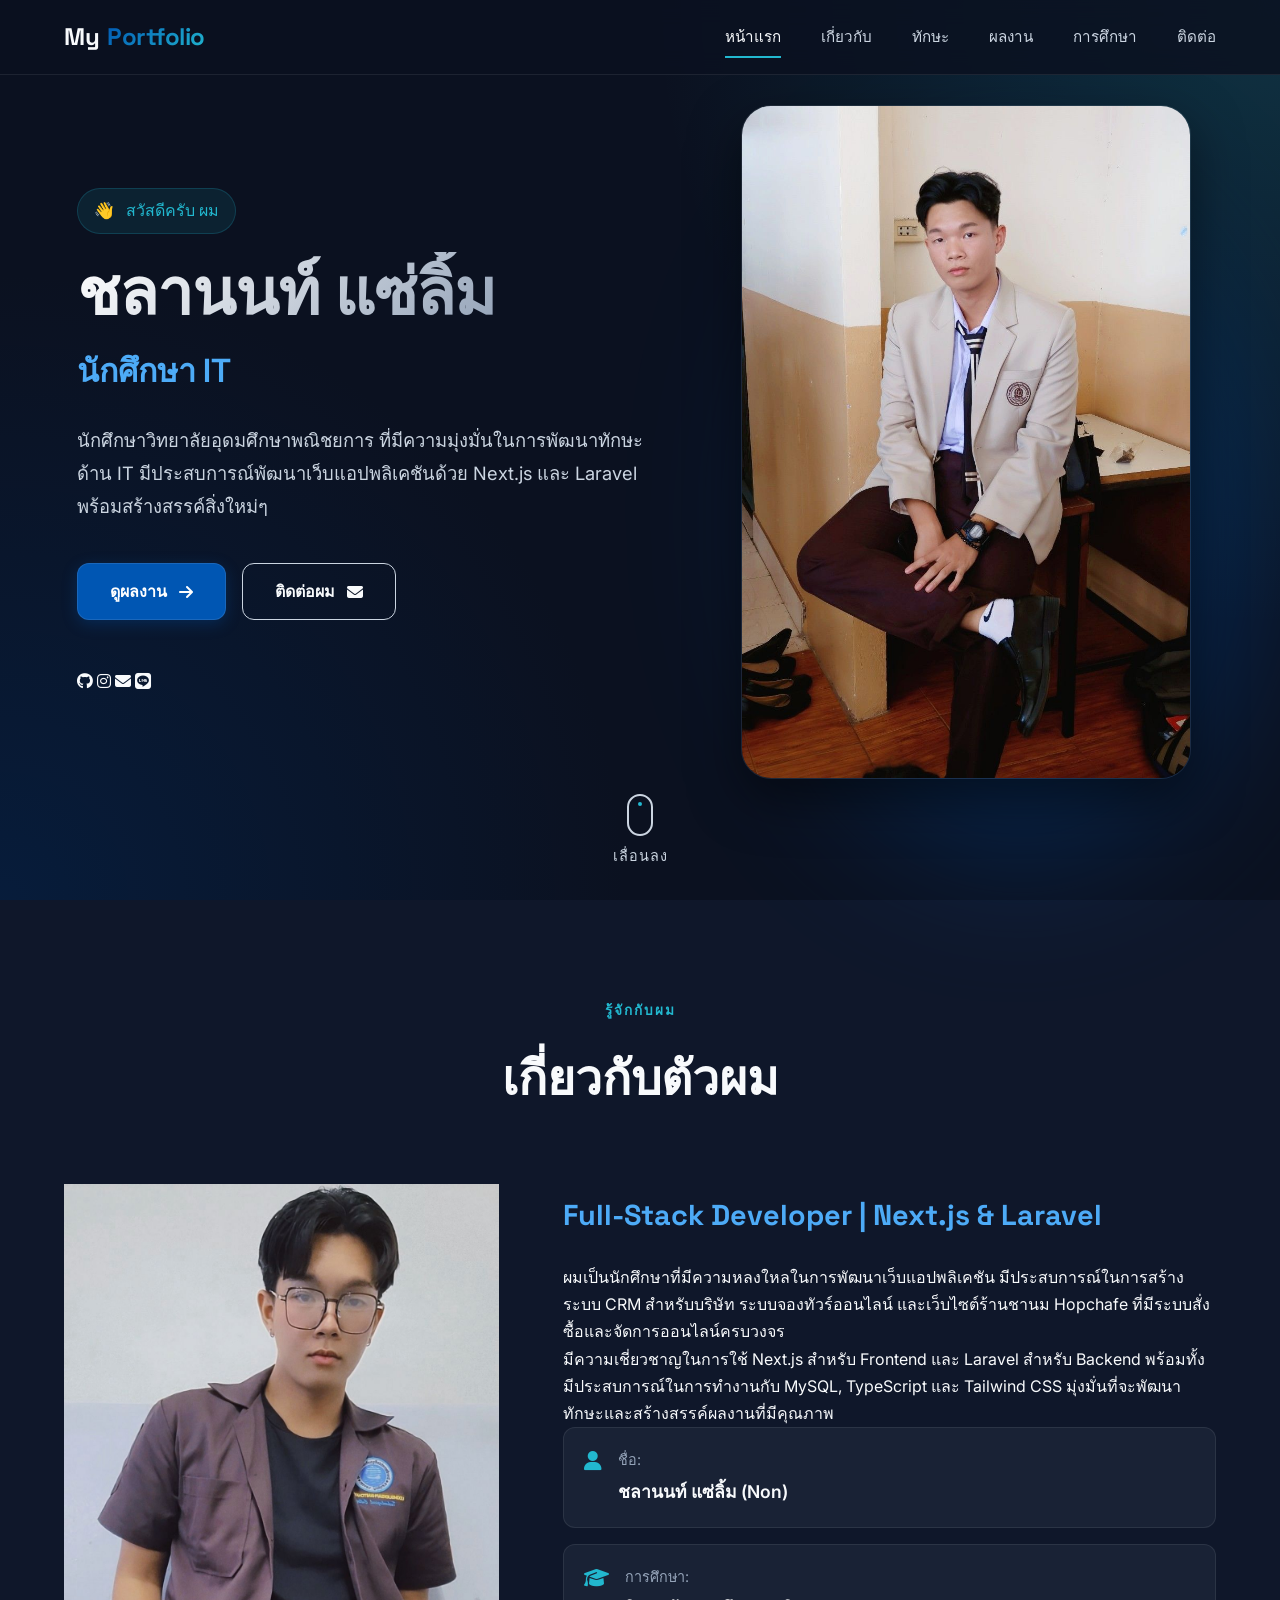
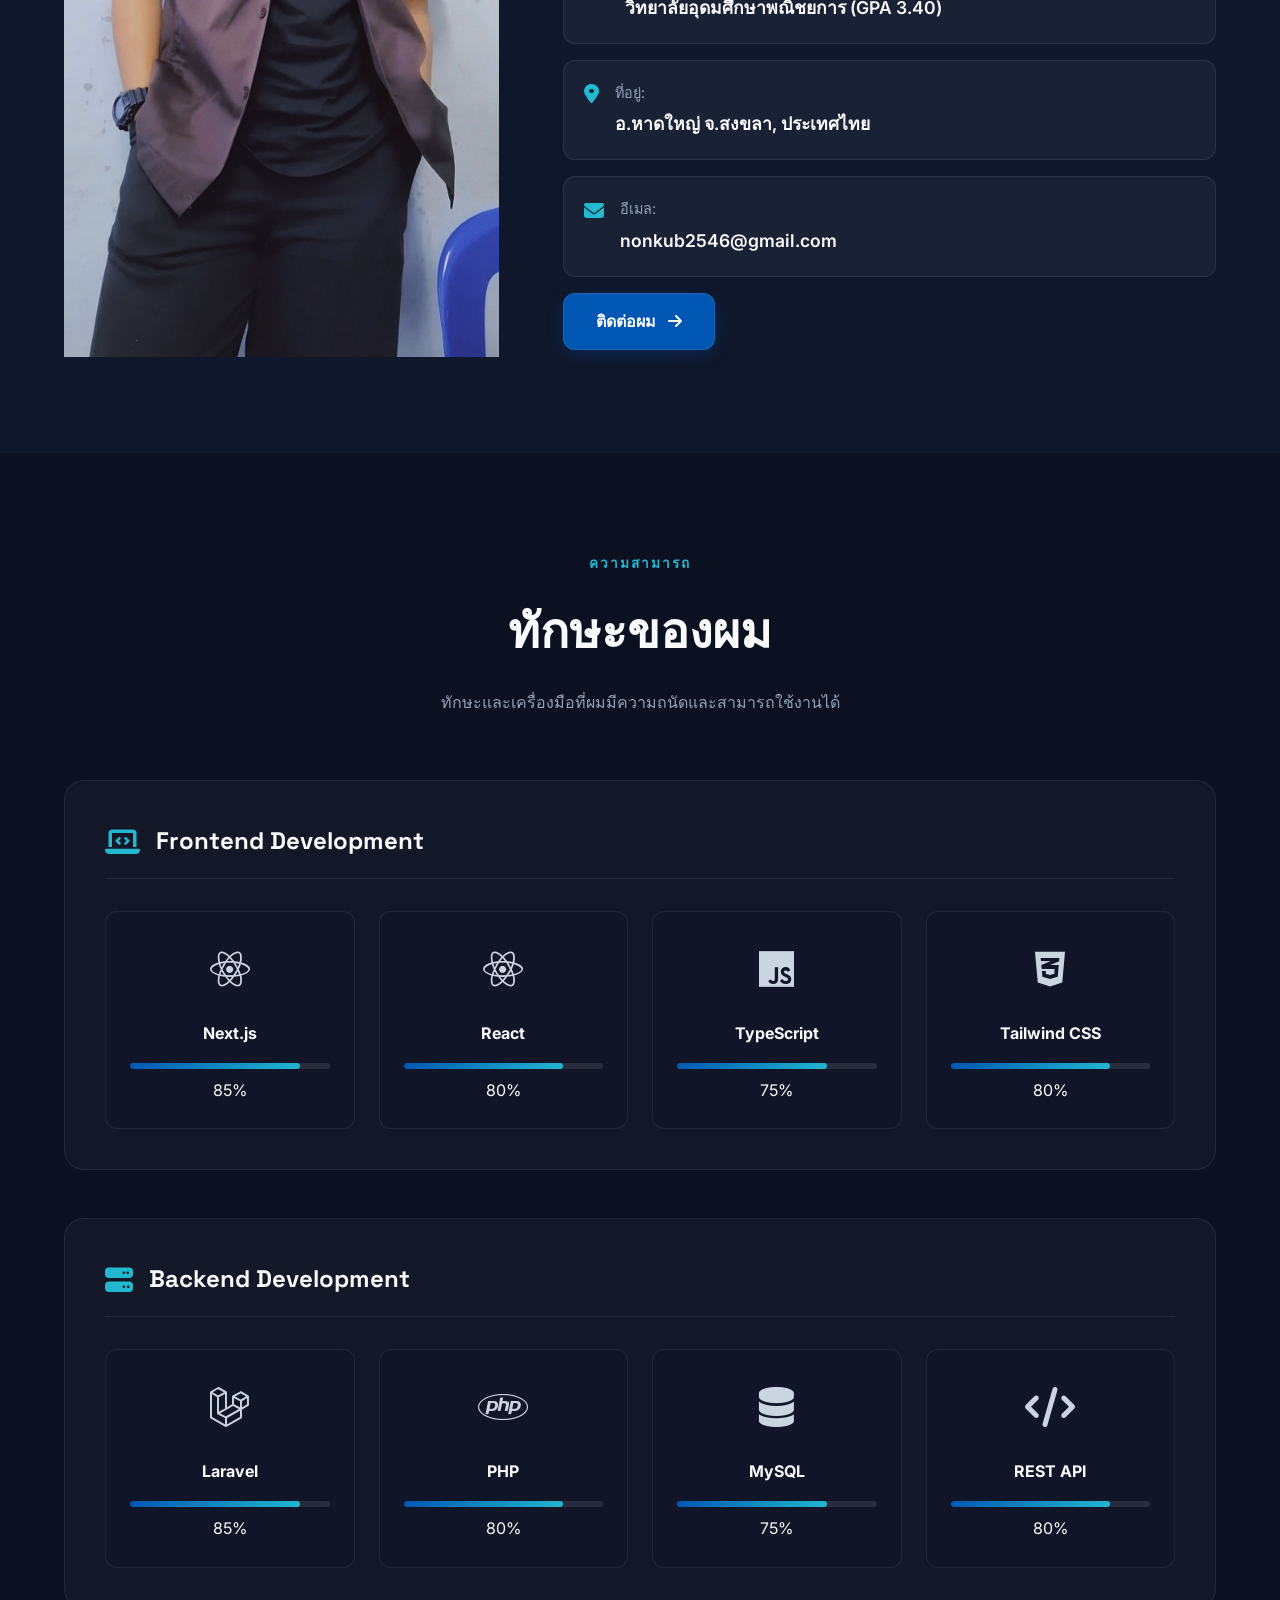
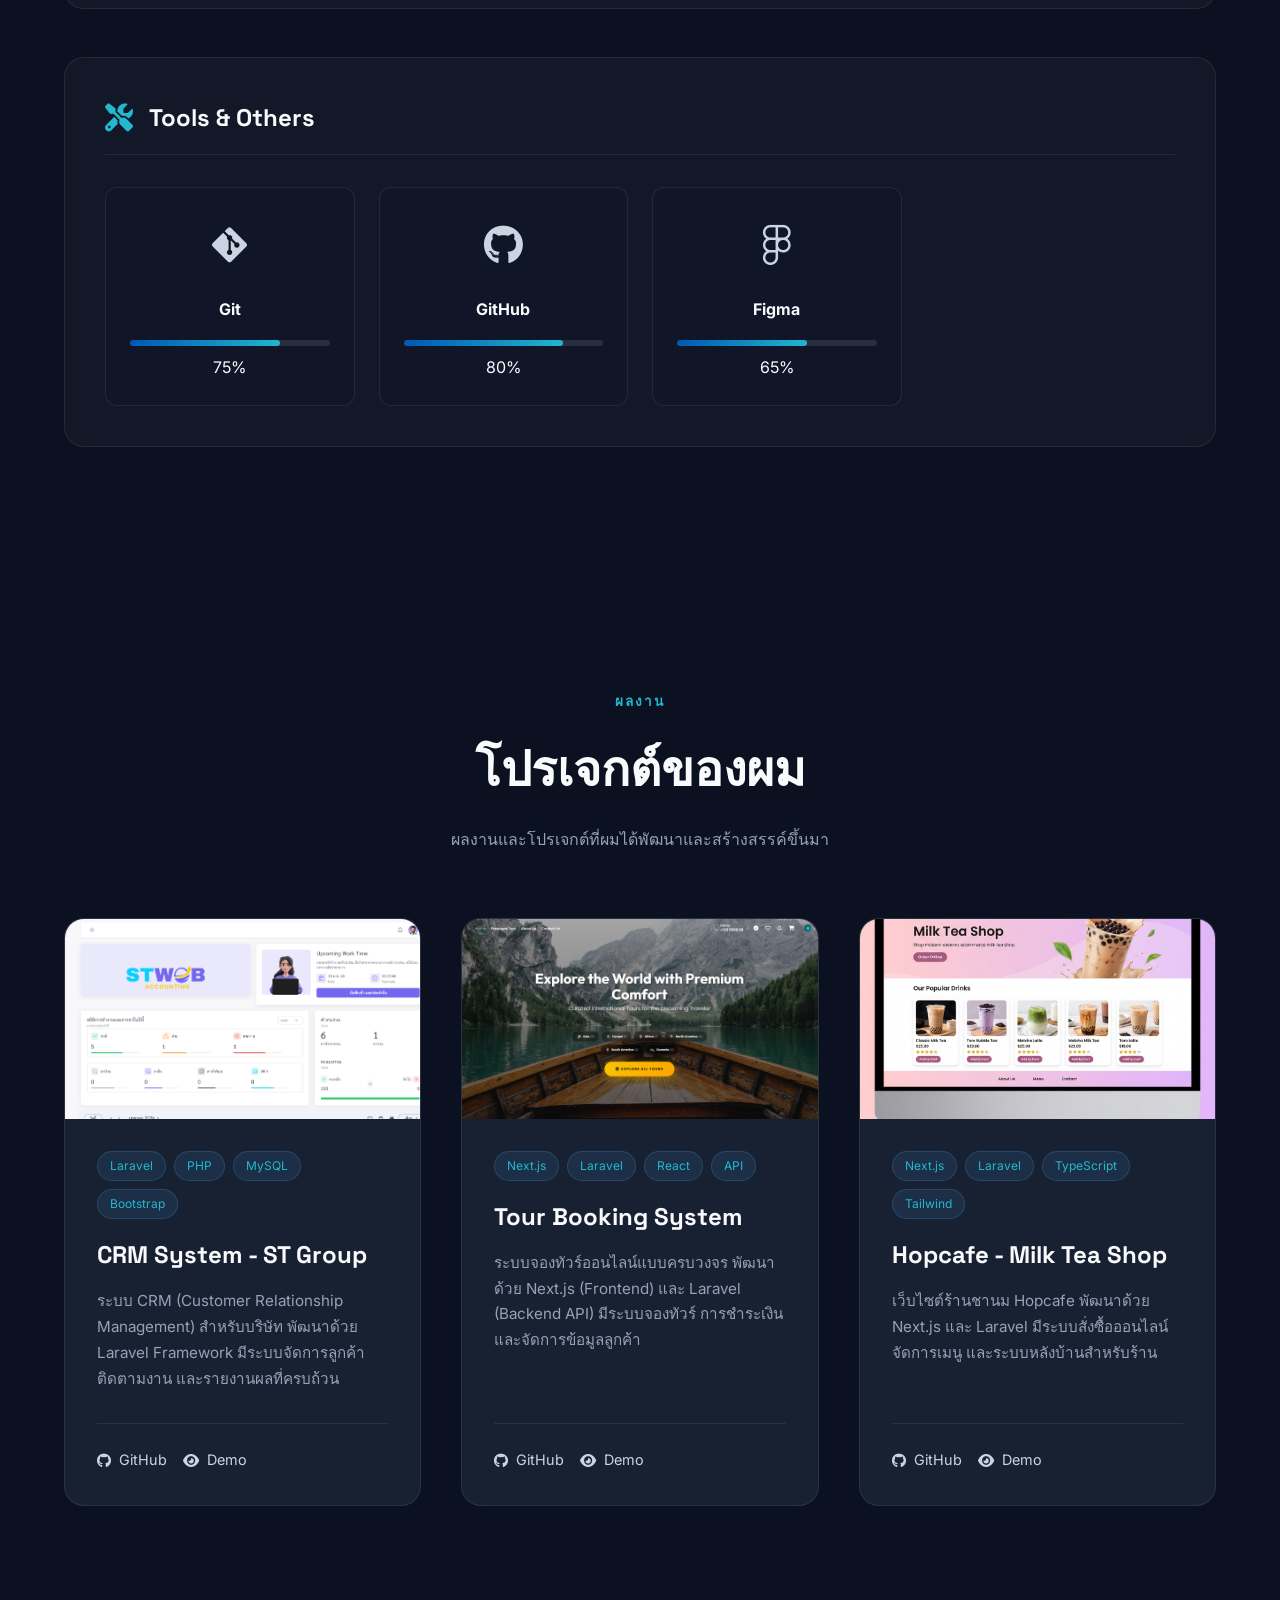
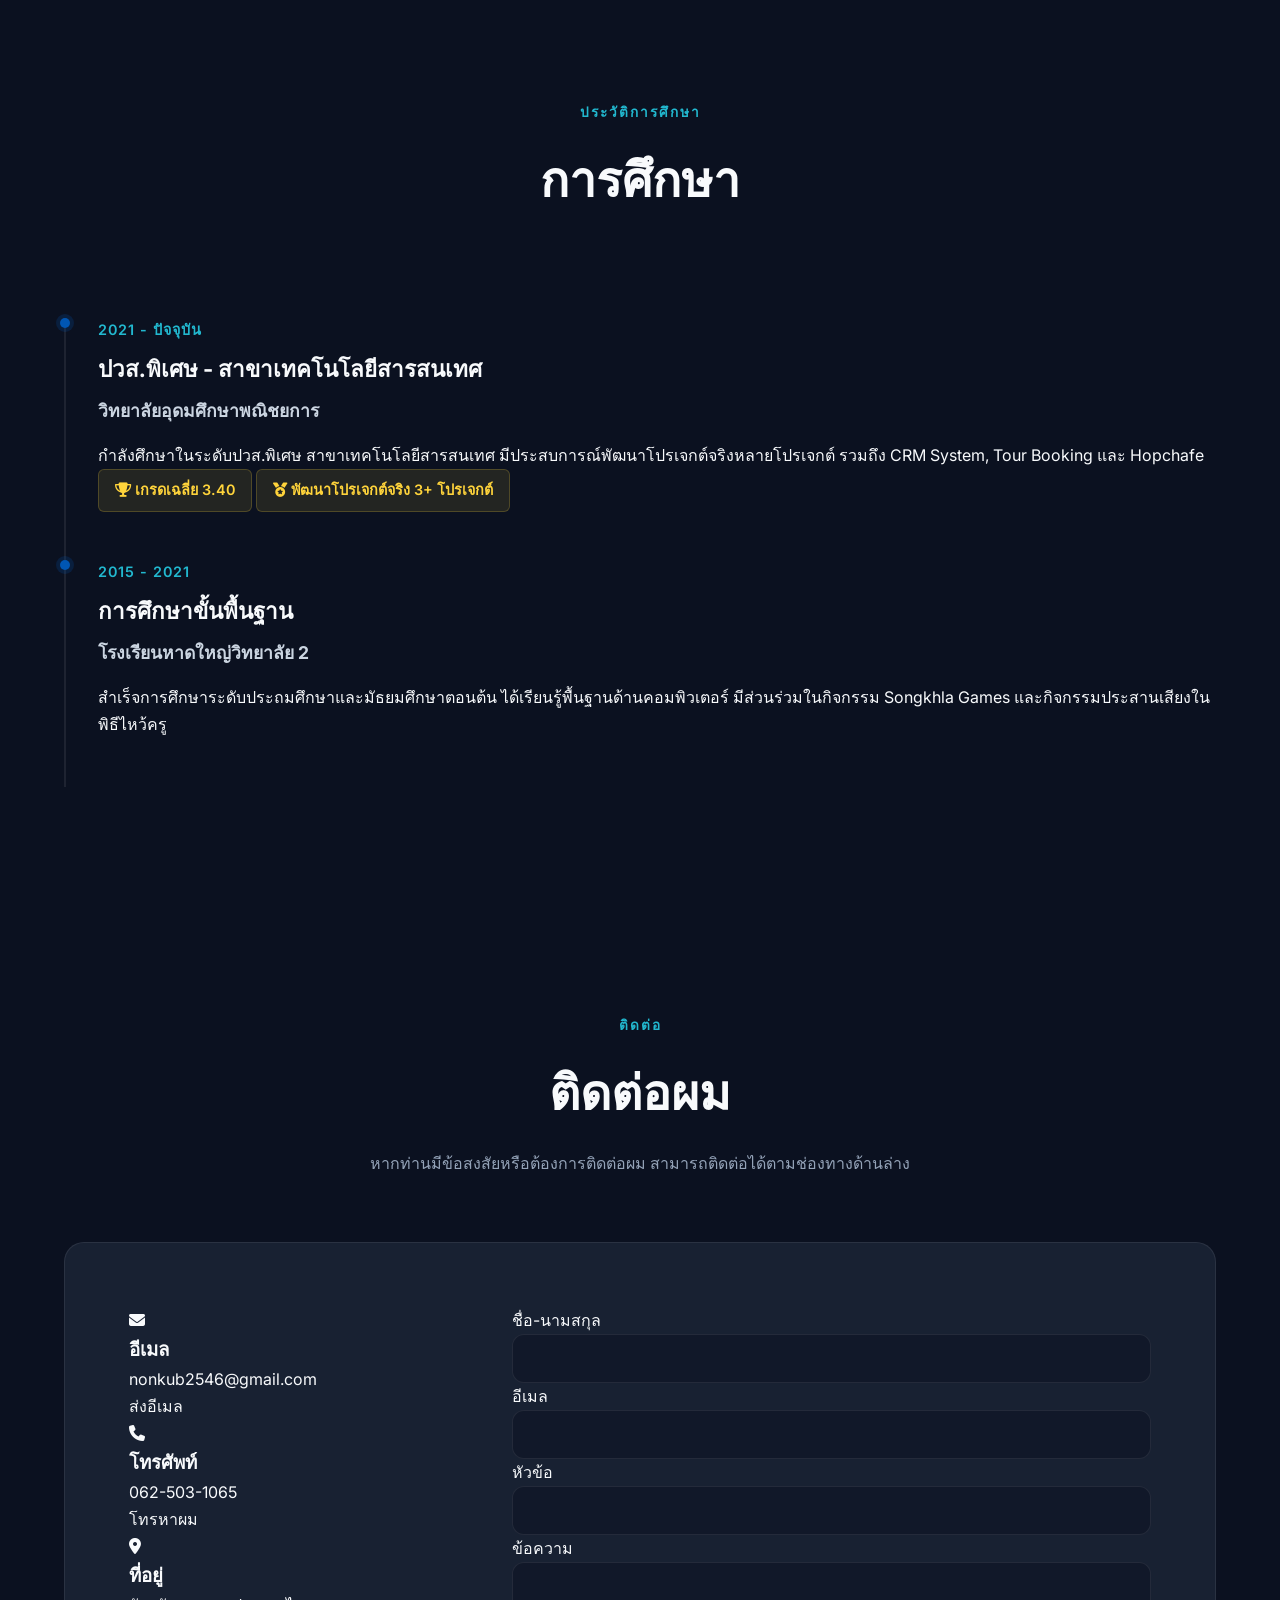
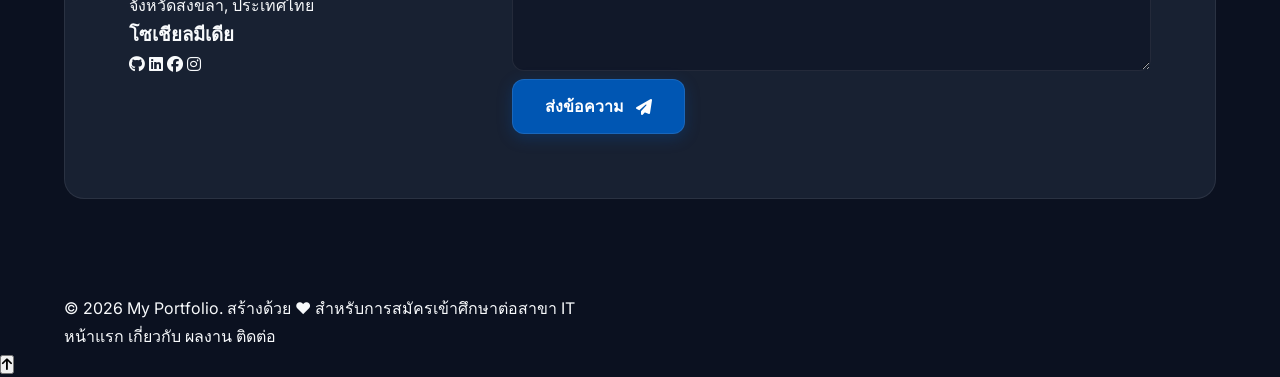
<file: index.html>
<!DOCTYPE html>
<html lang="th">
  <head>
    <meta charset="UTF-8" />
    <meta name="viewport" content="width=device-width, initial-scale=1.0" />
    <meta
      name="description"
      content="Portfolio Website สำหรับการเข้าศึกษาต่อสาขา IT - แสดงผลงาน ทักษะ และประสบการณ์"
    />
    <meta
      name="keywords"
      content="Portfolio, IT, Web Development, Programming, Student"
    />
    <meta name="author" content="Your Name" />

    <!-- Open Graph Meta Tags for better sharing -->
    <meta property="og:title" content="My IT Portfolio" />
    <meta
      property="og:description"
      content="Portfolio Website for IT Program Application"
    />
    <meta property="og:type" content="website" />

    <title>My IT Portfolio | นักศึกษา IT</title>

    <!-- Google Fonts -->
    <link rel="preconnect" href="https://fonts.googleapis.com" />
    <link rel="preconnect" href="https://fonts.gstatic.com" crossorigin />
    <link
      href="https://fonts.googleapis.com/css2?family=Inter:wght@300;400;500;600;700;800&family=Space+Grotesk:wght@400;500;600;700&display=swap"
      rel="stylesheet"
    />

    <!-- Font Awesome for Icons -->
    <link
      rel="stylesheet"
      href="https://cdnjs.cloudflare.com/ajax/libs/font-awesome/6.5.1/css/all.min.css"
    />

    <!-- Custom CSS -->
    <link rel="stylesheet" href="styles.css?v=1" />
  </head>
  <body>
    <!-- Navigation -->
    <nav id="navbar">
      <div class="nav-container">
        <a href="#home" class="logo">
          <span class="logo-text">My</span
          ><span class="logo-accent">Portfolio</span>
        </a>

        <div class="nav-menu" id="navMenu">
          <a href="#home" class="nav-link active">หน้าแรก</a>
          <a href="#about" class="nav-link">เกี่ยวกับ</a>
          <a href="#skills" class="nav-link">ทักษะ</a>
          <a href="#projects" class="nav-link">ผลงาน</a>
          <a href="#education" class="nav-link">การศึกษา</a>
          <a href="#contact" class="nav-link">ติดต่อ</a>
        </div>

        <button class="mobile-menu-btn" id="mobileMenuBtn">
          <i class="fas fa-bars"></i>
        </button>
      </div>
    </nav>

    <!-- Hero Section -->
    <section id="home" class="hero-section">
      <div class="hero-background">
        <div class="gradient-orb orb-1"></div>
        <div class="gradient-orb orb-2"></div>
        <div class="gradient-orb orb-3"></div>
      </div>

      <div class="container hero-content">
        <div class="hero-text">
          <div class="greeting" data-aos="fade-up">
            <span class="wave">👋</span> สวัสดีครับ ผม
          </div>
          <h1 data-aos="fade-up" data-aos-delay="100">
            <span class="name-highlight">ชลานนท์ แซ่ลิ้ม</span>
          </h1>
          <h2 class="subtitle" data-aos="fade-up" data-aos-delay="200">
            <span class="typing-text"></span>
          </h2>
          <p class="hero-description" data-aos="fade-up" data-aos-delay="300">
            นักศึกษาวิทยาลัยอุดมศึกษาพณิชยการ ที่มีความมุ่งมั่นในการพัฒนาทักษะด้าน IT
            มีประสบการณ์พัฒนาเว็บแอปพลิเคชันด้วย Next.js และ Laravel พร้อมสร้างสรรค์สิ่งใหม่ๆ
          </p>

          <div class="hero-buttons" data-aos="fade-up" data-aos-delay="400">
            <a href="#projects" class="btn btn-primary">
              <span>ดูผลงาน</span>
              <i class="fas fa-arrow-right"></i>
            </a>
            <a href="#contact" class="btn btn-secondary">
              <span>ติดต่อผม</span>
              <i class="fas fa-envelope"></i>
            </a>
          </div>

          <div class="social-links" data-aos="fade-up" data-aos-delay="500">
            <a
              href="https://github.com/chalanon"
              target="_blank"
              class="social-link"
              aria-label="GitHub"
            >
              <i class="fab fa-github"></i>
            </a>
            <a
              href="https://www.instagram.com/_chlnn_/"
              target="_blank"
              class="social-link"
              aria-label="Instagram"
            >
              <i class="fab fa-instagram"></i>
            </a>
            <a
              href="mailto:nonkub2546@gmail.com"
              class="social-link"
              aria-label="Email"
            >
              <i class="fas fa-envelope"></i>
            </a>
            <a
              href="https://line.me/ti/p/~chalanon2546"
              target="_blank"
              class="social-link"
              aria-label="Line"
            >
              <i class="fab fa-line"></i>
            </a>
          </div>
        </div>

        <div class="hero-image" data-aos="fade-left" data-aos-delay="200">
          <div class="image-container">
            <div class="image-glow"></div>
            <img
              id="profileImage"
              src="img/profile.jpg"
              alt="Profile Picture"
            />
          </div>
        </div>
      </div>

      <div class="scroll-indicator">
        <a href="#about">
          <div class="mouse"></div>
          <span>เลื่อนลง</span>
        </a>
      </div>
    </section>

    <!-- About Section -->
    <section id="about" class="about-section">
      <div class="container">
        <div class="section-header" data-aos="fade-up">
          <span class="section-tag">รู้จักกับผม</span>
          <h2 class="section-title">เกี่ยวกับตัวผม</h2>
        </div>

        <div class="about-content">
          <div class="about-image" data-aos="fade-right">
            <div class="about-image-wrapper">
              <img
                id="aboutImage"
                src="img/about.jpg"
                alt="About Me"
              />
              <div class="image-decoration"></div>
            </div>
          </div>

          <div class="about-text" data-aos="fade-left">
            <h3 class="about-subtitle">Full-Stack Developer | Next.js & Laravel</h3>
            <p>
              ผมเป็นนักศึกษาที่มีความหลงใหลในการพัฒนาเว็บแอปพลิเคชัน 
              มีประสบการณ์ในการสร้างระบบ CRM สำหรับบริษัท ระบบจองทัวร์ออนไลน์ 
              และเว็บไซต์ร้านชานม Hopchafe ที่มีระบบสั่งซื้อและจัดการออนไลน์ครบวงจร
            </p>
            <p>
              มีความเชี่ยวชาญในการใช้ Next.js สำหรับ Frontend และ Laravel สำหรับ Backend
              พร้อมทั้งมีประสบการณ์ในการทำงานกับ MySQL, TypeScript และ Tailwind CSS
              มุ่งมั่นที่จะพัฒนาทักษะและสร้างสรรค์ผลงานที่มีคุณภาพ
            </p>

            <div class="info-list">
              <div class="info-item">
                <i class="fas fa-user"></i>
                <div>
                  <span class="info-label">ชื่อ:</span>
                  <span class="info-value">ชลานนท์ แซ่ลิ้ม (Non)</span>
                </div>
              </div>
              <div class="info-item">
                <i class="fas fa-graduation-cap"></i>
                <div>
                  <span class="info-label">การศึกษา:</span>
                  <span class="info-value">วิทยาลัยอุดมศึกษาพณิชยการ (GPA 3.40)</span>
                </div>
              </div>
              <div class="info-item">
                <i class="fas fa-map-marker-alt"></i>
                <div>
                  <span class="info-label">ที่อยู่:</span>
                  <span class="info-value">อ.หาดใหญ่ จ.สงขลา, ประเทศไทย</span>
                </div>
              </div>
              <div class="info-item">
                <i class="fas fa-envelope"></i>
                <div>
                  <span class="info-label">อีเมล:</span>
                  <span class="info-value">nonkub2546@gmail.com</span>
                </div>
              </div>
            </div>

            <a href="#contact" class="btn btn-primary mt-4">
              <span>ติดต่อผม</span>
              <i class="fas fa-arrow-right"></i>
            </a>
          </div>
        </div>
      </div>
    </section>

    <!-- Skills Section -->
    <section id="skills" class="skills-section">
      <div class="container">
        <div class="section-header" data-aos="fade-up">
          <span class="section-tag">ความสามารถ</span>
          <h2 class="section-title">ทักษะของผม</h2>
          <p class="section-description">
            ทักษะและเครื่องมือที่ผมมีความถนัดและสามารถใช้งานได้
          </p>
        </div>

        <div class="skills-container">
          <!-- Frontend Skills -->
          <div class="skill-category" data-aos="fade-up" data-aos-delay="100">
            <div class="category-header">
              <i class="fas fa-laptop-code"></i>
              <h3>Frontend Development</h3>
            </div>
            <div class="skills-grid">
              <div class="skill-card">
                <div class="skill-icon">
                  <i class="fab fa-react"></i>
                </div>
                <h4>Next.js</h4>
                <div class="skill-bar">
                  <div class="skill-progress" data-progress="85"></div>
                </div>
                <span class="skill-percentage">85%</span>
              </div>

              <div class="skill-card">
                <div class="skill-icon">
                  <i class="fab fa-react"></i>
                </div>
                <h4>React</h4>
                <div class="skill-bar">
                  <div class="skill-progress" data-progress="80"></div>
                </div>
                <span class="skill-percentage">80%</span>
              </div>

              <div class="skill-card">
                <div class="skill-icon">
                  <i class="fab fa-js"></i>
                </div>
                <h4>TypeScript</h4>
                <div class="skill-bar">
                  <div class="skill-progress" data-progress="75"></div>
                </div>
                <span class="skill-percentage">75%</span>
              </div>
              
              <div class="skill-card">
                <div class="skill-icon">
                  <i class="fab fa-css3-alt"></i>
                </div>
                <h4>Tailwind CSS</h4>
                <div class="skill-bar">
                  <div class="skill-progress" data-progress="80"></div>
                </div>
                <span class="skill-percentage">80%</span>
              </div>
            </div>
          </div>

          <!-- Backend Development -->
          <div class="skill-category" data-aos="fade-up" data-aos-delay="200">
            <div class="category-header">
              <i class="fas fa-server"></i>
              <h3>Backend Development</h3>
            </div>
            <div class="skills-grid">
              <div class="skill-card">
                <div class="skill-icon">
                  <i class="fab fa-laravel"></i>
                </div>
                <h4>Laravel</h4>
                <div class="skill-bar">
                  <div class="skill-progress" data-progress="85"></div>
                </div>
                <span class="skill-percentage">85%</span>
              </div>

              <div class="skill-card">
                <div class="skill-icon">
                  <i class="fab fa-php"></i>
                </div>
                <h4>PHP</h4>
                <div class="skill-bar">
                  <div class="skill-progress" data-progress="80"></div>
                </div>
                <span class="skill-percentage">80%</span>
              </div>

              <div class="skill-card">
                <div class="skill-icon">
                  <i class="fas fa-database"></i>
                </div>
                <h4>MySQL</h4>
                <div class="skill-bar">
                  <div class="skill-progress" data-progress="75"></div>
                </div>
                <span class="skill-percentage">75%</span>
              </div>
              
              <div class="skill-card">
                <div class="skill-icon">
                  <i class="fas fa-code"></i>
                </div>
                <h4>REST API</h4>
                <div class="skill-bar">
                  <div class="skill-progress" data-progress="80"></div>
                </div>
                <span class="skill-percentage">80%</span>
              </div>
            </div>
          </div>

          <!-- Tools & Others -->
          <div class="skill-category" data-aos="fade-up" data-aos-delay="300">
            <div class="category-header">
              <i class="fas fa-tools"></i>
              <h3>Tools & Others</h3>
            </div>
            <div class="skills-grid">
              <div class="skill-card">
                <div class="skill-icon">
                  <i class="fab fa-git-alt"></i>
                </div>
                <h4>Git</h4>
                <div class="skill-bar">
                  <div class="skill-progress" data-progress="75"></div>
                </div>
                <span class="skill-percentage">75%</span>
              </div>

              <div class="skill-card">
                <div class="skill-icon">
                  <i class="fab fa-github"></i>
                </div>
                <h4>GitHub</h4>
                <div class="skill-bar">
                  <div class="skill-progress" data-progress="80"></div>
                </div>
                <span class="skill-percentage">80%</span>
              </div>

              <div class="skill-card">
                <div class="skill-icon">
                  <i class="fab fa-figma"></i>
                </div>
                <h4>Figma</h4>
                <div class="skill-bar">
                  <div class="skill-progress" data-progress="65"></div>
                </div>
                <span class="skill-percentage">65%</span>
              </div>
            </div>
          </div>
        </div>
      </div>
    </section>

    <!-- Projects Section -->
    <section id="projects" class="projects-section">
      <div class="container">
        <div class="section-header" data-aos="fade-up">
          <span class="section-tag">ผลงาน</span>
          <h2 class="section-title">โปรเจกต์ของผม</h2>
          <p class="section-description">
            ผลงานและโปรเจกต์ที่ผมได้พัฒนาและสร้างสรรค์ขึ้นมา
          </p>
        </div>

        <div class="projects-grid">
          <!-- Project 1 -->
          <div class="project-card" data-aos="fade-up" data-aos-delay="100">
            <div class="project-image">
              <img
                id="project1Image"
                src="img/crm.png"
                alt="CRM System Project"
              />
              <div class="project-overlay">
                <a href="https://crmstgroup.tragoconnect.com/" target="_blank" class="project-link">
                  <i class="fas fa-external-link-alt"></i>
                </a>
              </div>
            </div>
            <div class="project-content">
              <div class="project-tags">
                <span class="tag">Laravel</span>
                <span class="tag">PHP</span>
                <span class="tag">MySQL</span>
                <span class="tag">Bootstrap</span>
              </div>
              <h3 class="project-title">CRM System - ST Group</h3>
              <p class="project-description">
                ระบบ CRM (Customer Relationship Management) สำหรับบริษัท
                พัฒนาด้วย Laravel Framework มีระบบจัดการลูกค้า ติดตามงาน
                และรายงานผลที่ครบถ้วน
              </p>
              <div class="project-footer">
                <a
                  href="https://github.com/chalanon"
                  target="_blank"
                  class="project-btn"
                >
                  <i class="fab fa-github"></i> GitHub
                </a>
                <a href="https://crmstgroup.tragoconnect.com/" target="_blank" class="project-btn">
                  <i class="fas fa-eye"></i> Demo
                </a>
              </div>
            </div>
          </div>

          <!-- Project 2 -->
          <div class="project-card" data-aos="fade-up" data-aos-delay="200">
            <div class="project-image">
              <img
                id="project2Image"
                src="img/tour.png"
                alt="Tour Booking System"
              />
              <div class="project-overlay">
                <a href="javascript:void(0)" class="project-link">
                  <i class="fas fa-external-link-alt"></i>
                </a>
              </div>
            </div>
            <div class="project-content">
              <div class="project-tags">
                <span class="tag">Next.js</span>
                <span class="tag">Laravel</span>
                <span class="tag">React</span>
                <span class="tag">API</span>
              </div>
              <h3 class="project-title">Tour Booking System</h3>
              <p class="project-description">
                ระบบจองทัวร์ออนไลน์แบบครบวงจร พัฒนาด้วย Next.js (Frontend) และ
                Laravel (Backend API) มีระบบจองทัวร์ การชำระเงิน และจัดการข้อมูลลูกค้า
              </p>
              <div class="project-footer">
                <a
                  href="https://github.com/chalanon"
                  target="_blank"
                  class="project-btn"
                >
                  <i class="fab fa-github"></i> GitHub
                </a>
                <a href="javascript:void(0)" class="project-btn">
                  <i class="fas fa-eye"></i> Demo
                </a>
              </div>
            </div>
          </div>

          <!-- Project 3 -->
          <div class="project-card" data-aos="fade-up" data-aos-delay="300">
            <div class="project-image">
              <img
                id="project3Image"
                src="img/hopcafe_v2.png"
                alt="Hopcafe Milk Tea Shop"
              />
              <div class="project-overlay">
                <a href="javascript:void(0)" class="project-link">
                  <i class="fas fa-external-link-alt"></i>
                </a>
              </div>
            </div>
            <div class="project-content">
              <div class="project-tags">
                <span class="tag">Next.js</span>
                <span class="tag">Laravel</span>
                <span class="tag">TypeScript</span>
                <span class="tag">Tailwind</span>
              </div>
              <h3 class="project-title">Hopcafe - Milk Tea Shop</h3>
              <p class="project-description">
                เว็บไซต์ร้านชานม Hopcafe พัฒนาด้วย Next.js และ Laravel
                มีระบบสั่งซื้อออนไลน์ จัดการเมนู และระบบหลังบ้านสำหรับร้าน
              </p>
              <div class="project-footer">
                <a
                  href="https://github.com/chalanon"
                  target="_blank"
                  class="project-btn"
                >
                  <i class="fab fa-github"></i> GitHub
                </a>
                <a href="javascript:void(0)" class="project-btn">
                  <i class="fas fa-eye"></i> Demo
                </a>
              </div>
            </div>
          </div>
        </div>
      </div>
    </section>

    <!-- Education Section -->
    <section id="education" class="education-section">
      <div class="container">
        <div class="section-header" data-aos="fade-up">
          <span class="section-tag">ประวัติการศึกษา</span>
          <h2 class="section-title">การศึกษา</h2>
        </div>

        <div class="timeline">
          <div class="timeline-item" data-aos="fade-up" data-aos-delay="100">
            <div class="timeline-marker"></div>
            <div class="timeline-content">
              <div class="timeline-date">2021 - ปัจจุบัน</div>
              <h3 class="timeline-title">ปวส.พิเศษ - สาขาเทคโนโลยีสารสนเทศ</h3>
              <h4 class="timeline-subtitle">วิทยาลัยอุดมศึกษาพณิชยการ</h4>
              <p class="timeline-description">
                กำลังศึกษาในระดับปวส.พิเศษ สาขาเทคโนโลยีสารสนเทศ
                มีประสบการณ์พัฒนาโปรเจกต์จริงหลายโปรเจกต์ รวมถึง CRM System, Tour Booking และ Hopchafe
              </p>
              <div class="timeline-achievements">
                <span class="achievement-badge">
                  <i class="fas fa-trophy"></i> เกรดเฉลี่ย 3.40
                </span>
                <span class="achievement-badge">
                  <i class="fas fa-medal"></i> พัฒนาโปรเจกต์จริง 3+ โปรเจกต์
                </span>
              </div>
            </div>
          </div>

          <div class="timeline-item" data-aos="fade-up" data-aos-delay="200">
            <div class="timeline-marker"></div>
            <div class="timeline-content">
              <div class="timeline-date">2015 - 2021</div>
              <h3 class="timeline-title">การศึกษาขั้นพื้นฐาน</h3>
              <h4 class="timeline-subtitle">โรงเรียนหาดใหญ่วิทยาลัย 2</h4>
              <p class="timeline-description">
                สำเร็จการศึกษาระดับประถมศึกษาและมัธยมศึกษาตอนต้น
                ได้เรียนรู้พื้นฐานด้านคอมพิวเตอร์ มีส่วนร่วมในกิจกรรม Songkhla Games
                และกิจกรรมประสานเสียงในพิธีไหว้ครู
              </p>
            </div>
          </div>
        </div>


      </div>
    </section>

    <!-- Contact Section -->
    <section id="contact" class="contact-section">
      <div class="container">
        <div class="section-header" data-aos="fade-up">
          <span class="section-tag">ติดต่อ</span>
          <h2 class="section-title">ติดต่อผม</h2>
          <p class="section-description">
            หากท่านมีข้อสงสัยหรือต้องการติดต่อผม
            สามารถติดต่อได้ตามช่องทางด้านล่าง
          </p>
        </div>

        <div class="contact-container">
          <div class="contact-info" data-aos="fade-right">
            <div class="contact-card">
              <div class="contact-icon">
                <i class="fas fa-envelope"></i>
              </div>
              <h3>อีเมล</h3>
              <p>nonkub2546@gmail.com</p>
              <a href="mailto:nonkub2546@gmail.com" class="contact-link"
                >ส่งอีเมล</a
              >
            </div>

            <div class="contact-card">
              <div class="contact-icon">
                <i class="fas fa-phone"></i>
              </div>
              <h3>โทรศัพท์</h3>
              <p>062-503-1065</p>
              <a href="tel:0625031065" class="contact-link">โทรหาผม</a>
            </div>

            <div class="contact-card">
              <div class="contact-icon">
                <i class="fas fa-map-marker-alt"></i>
              </div>
              <h3>ที่อยู่</h3>
              <p>จังหวัดสงขลา, ประเทศไทย</p>
            </div>

            <div class="contact-social">
              <h3>โซเชียลมีเดีย</h3>
              <div class="social-links-contact">
                <a
                  href="https://github.com/chalanon"
                  target="_blank"
                  aria-label="GitHub"
                >
                  <i class="fab fa-github"></i>
                </a>
                <a
                  href="https://linkedin.com/in/chalanon-saelim-1aa2113a6"
                  target="_blank"
                  aria-label="LinkedIn"
                >
                  <i class="fab fa-linkedin"></i>
                </a>
                <a
                  href="https://facebook.com/chalanon saelim"
                  target="_blank"
                  aria-label="Facebook"
                >
                  <i class="fab fa-facebook"></i>
                </a>
                <a
                  href="https://instagram.com/_chlnn_"
                  target="_blank"
                  aria-label="Instagram"
                >
                  <i class="fab fa-instagram"></i>
                </a>
              </div>
            </div>
          </div>

          <div class="contact-form-wrapper" data-aos="fade-left">
            <form id="contactForm" class="contact-form">
              <div class="form-group">
                <label for="name">ชื่อ-นามสกุล</label>
                <input type="text" id="name" name="name" required />
              </div>

              <div class="form-group">
                <label for="email">อีเมล</label>
                <input type="email" id="email" name="email" required />
              </div>

              <div class="form-group">
                <label for="subject">หัวข้อ</label>
                <input type="text" id="subject" name="subject" required />
              </div>

              <div class="form-group">
                <label for="message">ข้อความ</label>
                <textarea
                  id="message"
                  name="message"
                  rows="5"
                  required
                ></textarea>
              </div>

              <button type="submit" class="btn btn-primary btn-full">
                <span>ส่งข้อความ</span>
                <i class="fas fa-paper-plane"></i>
              </button>
            </form>
          </div>
        </div>
      </div>
    </section>

    <!-- Footer -->
    <footer class="footer">
      <div class="container">
        <div class="footer-content">
          <p>
            &copy; 2026 My Portfolio. สร้างด้วย ❤️
            สำหรับการสมัครเข้าศึกษาต่อสาขา IT
          </p>
          <div class="footer-links">
            <a href="#home">หน้าแรก</a>
            <a href="#about">เกี่ยวกับ</a>
            <a href="#projects">ผลงาน</a>
            <a href="#contact">ติดต่อ</a>
          </div>
        </div>
      </div>
    </footer>

    <!-- Scroll to Top Button -->
    <button id="scrollTopBtn" class="scroll-top-btn" aria-label="Scroll to top">
      <i class="fas fa-arrow-up"></i>
    </button>

    <!-- Custom JavaScript -->
    <script src="script.js?v=1"></script>
  </body>
</html>
</file>
<file: styles.css>
/* ===================================
   CSS VARIABLES & DESIGN TOKENS
   =================================== */
:root {
  /* PSU IT Identity Colors - Professional & Academic */
  --psu-blue-dark: #002d63; /* Deep University Blue */
  --psu-blue-primary: #0056b3; /* Primary Blue */
  --psu-blue-light: #4dabf7; /* Tech Blue */
  --tech-cyan: #22b8cf; /* Innovation Cyan */
  --gold-accent: #ffd43b; /* Subtle Gold Accent for Success */
  
  /* Gradients - Smooth & Professional */
  --primary-gradient: linear-gradient(135deg, var(--psu-blue-dark) 0%, var(--psu-blue-primary) 100%);
  --tech-gradient: linear-gradient(135deg, var(--psu-blue-primary) 0%, var(--tech-cyan) 100%);
  --hero-gradient: radial-gradient(circle at top right, rgba(34, 184, 207, 0.2), transparent 40%),
                   radial-gradient(circle at bottom left, rgba(0, 45, 99, 0.4), transparent 40%);
  
  /* Background Colors - Clean & Modern Dark Mode */
  --bg-primary: #0b1120; /* Very Dark Blue-Black */
  --bg-secondary: #0f172a; /* Dark Blue-Grey */
  --bg-card: rgba(30, 41, 59, 0.7); /* Glassy Dark Blue */
  --bg-card-hover: rgba(30, 41, 59, 1);
  
  /* Glassmorphism - Refined */
  --glass-bg: rgba(255, 255, 255, 0.03);
  --glass-border: rgba(255, 255, 255, 0.08);
  --glass-shadow: 0 4px 30px rgba(0, 0, 0, 0.3);

  /* Text Colors */
  --text-primary: #f8fafc; /* Azure White */
  --text-secondary: #cbd5e1; /* Slate Grey */
  --text-muted: #94a3b8; /* Muted Blue-Grey */
  --text-highlight: #38bdf8; /* Light Sky Blue */

  /* Spacing & Layout */
  --spacing-xs: 0.5rem;
  --spacing-sm: 1rem;
  --spacing-md: 2rem;
  --spacing-lg: 4rem;
  --spacing-xl: 6rem;
  --container-width: 1200px;

  /* Typography - Clean & Academic */
  --font-primary: "Inter", system-ui, -apple-system, sans-serif;
  --font-heading: "Space Grotesk", sans-serif;

  /* Shadows - Soft & Deep */
  --shadow-sm: 0 1px 2px 0 rgb(0 0 0 / 0.05);
  --shadow-md: 0 4px 6px -1px rgb(0 0 0 / 0.1), 0 2px 4px -2px rgb(0 0 0 / 0.1);
  --shadow-lg: 0 10px 15px -3px rgb(0 0 0 / 0.3), 0 4px 6px -4px rgb(0 0 0 / 0.3);
  --shadow-glow: 0 0 20px rgba(77, 171, 247, 0.3);

  /* Borders & Radius */
  --border-radius-sm: 6px;
  --border-radius-md: 12px;
  --border-radius-lg: 20px;
  --transition: all 0.3s cubic-bezier(0.4, 0, 0.2, 1);
}

/* ===================================
   RESET & BASE STYLES
   =================================== */
* {
  margin: 0;
  padding: 0;
  box-sizing: border-box;
}

html {
  scroll-behavior: smooth;
  font-size: 16px;
}

body {
  font-family: var(--font-primary);
  background: var(--bg-primary);
  color: var(--text-primary);
  line-height: 1.7;
  overflow-x: hidden;
  background-image: var(--hero-gradient);
  background-attachment: fixed;
}

a {
  text-decoration: none;
  color: inherit;
}

img {
  max-width: 100%;
  height: auto;
  display: block;
}

.container {
  max-width: var(--container-width);
  margin: 0 auto;
  padding: 0 1.5rem;
}

/* ===================================
   NAVIGATION - Professional & Sleek
   =================================== */
#navbar {
  position: fixed;
  top: 0;
  left: 0;
  width: 100%;
  background: rgba(11, 17, 32, 0.85);
  backdrop-filter: blur(12px);
  border-bottom: 1px solid var(--glass-border);
  z-index: 1000;
  transition: var(--transition);
}

#navbar.scrolled {
  background: rgba(11, 17, 32, 0.95);
  box-shadow: var(--shadow-md);
}

.nav-container {
  max-width: var(--container-width);
  margin: 0 auto;
  padding: 1rem 1.5rem;
  display: flex;
  justify-content: space-between;
  align-items: center;
}

.logo {
  font-family: var(--font-heading);
  font-size: 1.5rem;
  font-weight: 700;
  letter-spacing: -0.5px;
  display: flex;
  align-items: center;
  gap: 0.5rem;
}

.logo-text {
  color: var(--text-primary);
}

.logo-accent {
  background: var(--tech-gradient);
  -webkit-background-clip: text;
  -webkit-text-fill-color: transparent;
  background-clip: text;
}

.nav-menu {
  display: flex;
  gap: 2.5rem;
  align-items: center;
}

.nav-link {
  color: var(--text-secondary);
  font-size: 0.95rem;
  font-weight: 500;
  transition: var(--transition);
  position: relative;
  padding: 0.5rem 0;
}

.nav-link::after {
  content: "";
  position: absolute;
  bottom: 0;
  left: 0;
  width: 0;
  height: 2px;
  background: var(--tech-cyan);
  transition: var(--transition);
}

.nav-link:hover, .nav-link.active {
  color: var(--text-primary);
}

.nav-link:hover::after, .nav-link.active::after {
  width: 100%;
}

.mobile-menu-btn {
  display: none;
  background: none;
  border: none;
  color: var(--text-primary);
  font-size: 1.5rem;
  cursor: pointer;
}

/* ===================================
   HERO SECTION - Smart & Trustworthy
   =================================== */
.hero-section {
  min-height: 100vh;
  display: flex;
  align-items: center;
  position: relative;
  padding-top: 5rem;
}

.hero-content {
  display: grid;
  grid-template-columns: 1.3fr 1fr;
  gap: 4rem;
  align-items: center;
}

.greeting {
  display: inline-flex;
  align-items: center;
  gap: 0.75rem;
  font-weight: 500;
  color: var(--tech-cyan);
  background: rgba(34, 184, 207, 0.1);
  padding: 0.5rem 1rem;
  border-radius: 50px;
  margin-bottom: 1.5rem;
  border: 1px solid rgba(34, 184, 207, 0.2);
}

.hero-text h1 {
  font-family: var(--font-heading);
  font-size: 4rem;
  font-weight: 800;
  line-height: 1.1;
  margin-bottom: 1rem;
  letter-spacing: -1px;
}

.name-highlight {
  background: linear-gradient(135deg, #fff 0%, #94a3b8 100%);
  -webkit-background-clip: text;
  -webkit-text-fill-color: transparent;
  background-clip: text;
}

.subtitle {
  font-size: 2rem;
  color: var(--psu-blue-light);
  font-weight: 600;
  margin-bottom: 1.5rem;
  min-height: 3.5rem;
}

.hero-description {
  font-size: 1.15rem;
  color: var(--text-secondary);
  max-width: 600px;
  margin-bottom: 2.5rem;
  line-height: 1.8;
}

.hero-buttons {
  display: flex;
  gap: 1rem;
  margin-bottom: 3rem;
}

.btn {
  display: inline-flex;
  align-items: center;
  gap: 0.75rem;
  padding: 0.875rem 2rem;
  border-radius: var(--border-radius-md);
  font-weight: 600;
  font-size: 1rem;
  cursor: pointer;
  transition: var(--transition);
  position: relative;
  overflow: hidden;
}

.btn-primary {
  background: var(--psu-blue-primary);
  color: white;
  border: 1px solid rgba(255,255,255,0.1);
  box-shadow: 0 4px 15px rgba(0, 86, 179, 0.3);
}

.btn-primary:hover {
  background: var(--psu-blue-dark);
  transform: translateY(-2px);
  box-shadow: 0 8px 25px rgba(0, 86, 179, 0.5);
}

.btn-secondary {
  background: transparent;
  border: 1px solid var(--text-secondary);
  color: var(--text-primary);
}

.btn-secondary:hover {
  border-color: var(--tech-cyan);
  color: var(--tech-cyan);
  background: rgba(34, 184, 207, 0.1);
  transform: translateY(-2px);
}

.hero-image {
  position: relative;
}

.image-container img {
  width: 100%;
  max-width: 450px;
  border-radius: 30px; /* Modern Soft Square */
  border: 1px solid var(--glass-border);
  box-shadow: 0 20px 50px rgba(0, 0, 0, 0.5);
  position: relative;
  z-index: 2;
  transition: var(--transition);
}

.image-container:hover img {
  transform: scale(1.02);
  box-shadow: 0 30px 60px rgba(0, 86, 179, 0.2);
}

.image-glow {
  position: absolute;
  width: 100%;
  height: 100%;
  top: 10%;
  right: -10%;
  background: var(--primary-gradient);
  filter: blur(80px);
  opacity: 0.4;
  z-index: 1;
  border-radius: 50%;
}

/* Scroll Indicator */
.scroll-indicator {
  position: absolute;
  bottom: 2rem;
  left: 0;
  right: 0;
  margin: 0 auto;
  width: fit-content;
  display: flex;
  flex-direction: column;
  align-items: center;
  z-index: 10;
  animation: bounce 2s infinite;
}

.scroll-indicator a {
  display: flex;
  flex-direction: column;
  align-items: center;
  gap: 0.5rem;
  color: var(--text-secondary);
  font-size: 0.9rem;
  font-weight: 500;
  letter-spacing: 1px;
}

.scroll-indicator:hover a {
  color: var(--tech-cyan);
}

.mouse {
  width: 26px;
  height: 42px;
  border: 2px solid var(--text-secondary);
  border-radius: 20px;
  position: relative;
  transition: var(--transition);
}

.scroll-indicator:hover .mouse {
  border-color: var(--tech-cyan);
}

.mouse::before {
  content: "";
  position: absolute;
  top: 6px;
  left: 50%;
  transform: translateX(-50%);
  width: 4px;
  height: 4px;
  background: var(--tech-cyan);
  border-radius: 50%;
  animation: scrollMouse 2s infinite;
}

@keyframes bounce {
  0%, 20%, 50%, 80%, 100% {
    transform: translateY(0);
  }
  40% {
    transform: translateY(-10px);
  }
  60% {
    transform: translateY(-5px);
  }
}

@keyframes scrollMouse {
  0% {
    top: 6px;
    opacity: 1;
  }
  100% {
    top: 20px;
    opacity: 0;
  }
}

/* ===================================
   SECTIONS - Clean Cards
   =================================== */
section {
  padding: 6rem 0;
  position: relative;
}

.section-header {
  text-align: center;
  margin-bottom: 4rem;
}

.section-tag {
  display: inline-block;
  font-size: 0.85rem;
  font-weight: 700;
  letter-spacing: 2px;
  text-transform: uppercase;
  color: var(--tech-cyan);
  margin-bottom: 1rem;
}

.section-title {
  font-family: var(--font-heading);
  font-size: 3rem;
  font-weight: 700;
  color: var(--text-primary);
  margin-bottom: 1rem;
}

.section-description {
  color: var(--text-muted);
  max-width: 600px;
  margin: 0 auto;
}

/* About Section */
.about-section {
  background: var(--bg-secondary);
}

.about-content {
  display: grid;
  grid-template-columns: 1fr 1.5fr;
  gap: 4rem;
  align-items: center;
}

.about-text h3 {
  font-family: var(--font-heading);
  font-size: 1.8rem;
  color: var(--psu-blue-light);
  margin-bottom: 1.5rem;
}

.info-item {
  display: flex;
  align-items: flex-start;
  gap: 1rem;
  padding: 1.25rem;
  background: var(--bg-card);
  border: 1px solid var(--glass-border);
  border-radius: var(--border-radius-md);
  margin-bottom: 1rem;
  transition: var(--transition);
}

.info-item:hover {
  border-color: var(--psu-blue-primary);
  transform: translateX(5px);
}

.info-item i {
  color: var(--tech-cyan);
  font-size: 1.25rem;
  margin-top: 0.2rem;
}

.info-label {
  color: var(--text-muted);
  font-size: 0.9rem;
  display: block;
  margin-bottom: 0.25rem;
}

.info-value {
  color: var(--text-primary);
  font-weight: 600;
  font-size: 1.1rem;
}

/* Skills Section - Tech Grid */
.skill-category {
  background: var(--glass-bg);
  border: 1px solid var(--glass-border);
  border-radius: var(--border-radius-lg);
  padding: 2.5rem;
  margin-bottom: 3rem;
}

.category-header {
  display: flex;
  align-items: center;
  gap: 1rem;
  margin-bottom: 2rem;
  padding-bottom: 1rem;
  border-bottom: 1px solid var(--glass-border);
}

.category-header i {
  font-size: 1.75rem;
  color: var(--tech-cyan);
}

.category-header h3 {
  font-family: var(--font-heading);
  font-size: 1.5rem;
}

.skills-grid {
  display: grid;
  grid-template-columns: repeat(auto-fill, minmax(200px, 1fr));
  gap: 1.5rem;
}

.skill-card {
  background: rgba(15, 23, 42, 0.6);
  border: 1px solid var(--glass-border);
  padding: 1.5rem;
  border-radius: var(--border-radius-md);
  text-align: center;
  transition: var(--transition);
}

.skill-card:hover {
  border-color: var(--psu-blue-light);
  transform: translateY(-5px);
  background: rgba(15, 23, 42, 0.9);
}

.skill-icon {
  font-size: 2.5rem;
  margin-bottom: 1rem;
  color: var(--text-secondary);
  transition: var(--transition);
}

.skill-card:hover .skill-icon {
  color: var(--tech-cyan);
  transform: scale(1.1);
}

.skill-bar {
  height: 6px;
  background: rgba(255,255,255,0.1);
  border-radius: 10px;
  margin: 1rem 0 0.5rem;
  overflow: hidden;
}

.skill-progress {
  height: 100%;
  background: var(--tech-gradient);
  width: 0;
  border-radius: 10px;
  transition: width 1.5s ease;
}

/* Projects Section - Showcase */
.projects-grid {
  display: grid;
  grid-template-columns: repeat(auto-fit, minmax(350px, 1fr));
  gap: 2.5rem;
}

.project-card {
  background: var(--bg-card);
  border: 1px solid var(--glass-border);
  border-radius: var(--border-radius-lg);
  overflow: hidden;
  transition: var(--transition);
  display: flex;
  flex-direction: column;
}

.project-card:hover {
  border-color: var(--psu-blue-primary);
  transform: translateY(-10px);
  box-shadow: var(--shadow-xl);
}

.project-image {
  position: relative;
  width: 100%;
  aspect-ratio: 16/9;
  overflow: hidden;
}

.project-image img {
  width: 100%;
  height: 100%;
  object-fit: cover;
  transition: transform 0.5s ease;
}

.project-card:hover .project-image img {
  transform: scale(1.05);
}

.project-overlay {
  position: absolute;
  inset: 0;
  background: rgba(0, 45, 99, 0.85); /* Deep Blue Overlay */
  display: flex;
  align-items: center;
  justify-content: center;
  opacity: 0;
  transition: var(--transition);
}

.project-card:hover .project-overlay {
  opacity: 1;
}

.project-content {
  padding: 2rem;
  flex: 1;
  display: flex;
  flex-direction: column;
}

.project-tags {
  display: flex;
  gap: 0.5rem;
  flex-wrap: wrap;
  margin-bottom: 1rem;
}

.tag {
  font-size: 0.75rem;
  padding: 0.25rem 0.75rem;
  background: rgba(77, 171, 247, 0.1);
  color: var(--tech-cyan);
  border-radius: 20px;
  border: 1px solid rgba(77, 171, 247, 0.2);
}

.project-title {
  font-family: var(--font-heading);
  font-size: 1.5rem;
  margin-bottom: 0.75rem;
}

.project-description {
  color: var(--text-muted);
  font-size: 0.95rem;
  margin-bottom: 2rem;
  flex: 1;
}

.project-footer {
  display: flex;
  gap: 1rem;
  padding-top: 1.5rem;
  border-top: 1px solid var(--glass-border);
}

.project-btn {
  font-size: 0.9rem;
  color: var(--text-secondary);
  display: flex;
  align-items: center;
  gap: 0.5rem;
  transition: var(--transition);
}

.project-btn:hover {
  color: var(--tech-cyan);
}

/* Timeline - Education */
.timeline {
  padding: 2rem 0;
}

.timeline-item {
  border-left: 2px solid var(--glass-border);
  padding-left: 2rem;
  padding-bottom: 3rem;
  position: relative;
}

.timeline-item::before {
  content: "";
  position: absolute;
  left: -6px;
  top: 0;
  width: 10px;
  height: 10px;
  background: var(--psu-blue-primary);
  border-radius: 50%;
  box-shadow: 0 0 0 4px rgba(0, 86, 179, 0.2);
}

.timeline-date {
  color: var(--tech-cyan);
  font-weight: 600;
  font-size: 0.9rem;
  margin-bottom: 0.5rem;
  text-transform: uppercase;
  letter-spacing: 1px;
}

.timeline-title {
  font-size: 1.4rem;
  color: var(--text-primary);
  margin-bottom: 0.5rem;
}

.timeline-subtitle {
  color: var(--text-secondary);
  font-size: 1.1rem;
  margin-bottom: 1rem;
}

.achievement-badge {
  display: inline-block;
  background: rgba(255, 212, 59, 0.1); /* Gold Tint */
  color: var(--gold-accent);
  padding: 0.5rem 1rem;
  border-radius: 6px;
  font-size: 0.9rem;
  font-weight: 600;
  border: 1px solid rgba(255, 212, 59, 0.2);
}

/* Contact Section */
.contact-container {
  display: grid;
  grid-template-columns: 1fr 2fr;
  gap: 4rem;
  background: var(--bg-card);
  padding: 4rem;
  border-radius: var(--border-radius-lg);
  border: 1px solid var(--glass-border);
}

.form-group input,
.form-group textarea {
  width: 100%;
  padding: 1rem;
  background: rgba(11, 17, 32, 0.5);
  border: 1px solid var(--glass-border);
  border-radius: var(--border-radius-md);
  color: var(--text-primary);
  transition: var(--transition);
}

.form-group input:focus,
.form-group textarea:focus {
  outline: none;
  border-color: var(--psu-blue-primary);
  box-shadow: 0 0 0 3px rgba(0, 86, 179, 0.15);
}

/* ===================================
   RESPONSIVE DESIGN
   =================================== */

/* Tablet & Large Mobile (992px and below) */
@media (max-width: 992px) {
  /* Typography */
  .hero-text h1 {
    font-size: 3rem;
  }
  
  .subtitle {
    font-size: 1.5rem;
  }
  
  .section-title {
    font-size: 2.5rem;
  }
  
  /* Navigation */
  .nav-menu {
    position: fixed;
    top: 70px;
    right: -100%;
    width: 280px;
    height: calc(100vh - 70px);
    background: rgba(11, 17, 32, 0.98);
    backdrop-filter: blur(20px);
    flex-direction: column;
    padding: 2rem;
    gap: 1.5rem;
    border-left: 1px solid var(--glass-border);
    transition: right 0.3s ease;
    box-shadow: -5px 0 30px rgba(0, 0, 0, 0.5);
  }
  
  .nav-menu.active {
    right: 0;
  }
  
  .mobile-menu-btn {
    display: block;
  }
  
  .nav-link {
    padding: 0.75rem 0;
    font-size: 1.1rem;
  }
  
  /* Hero Section */
  .hero-content {
    grid-template-columns: 1fr;
    text-align: center;
    gap: 3rem;
  }
  
  .hero-text {
    order: 2;
  }
  
  .hero-image {
    order: 1;
  }
  
  .hero-buttons {
    justify-content: center;
    flex-wrap: wrap;
  }
  
  .greeting {
    justify-content: center;
  }
  
  .social-links {
    justify-content: center;
  }
  
  .image-container img {
    margin: 0 auto;
    max-width: 350px;
  }
  
  /* About Section */
  .about-content {
    grid-template-columns: 1fr;
    gap: 3rem;
  }
  
  .about-image {
    max-width: 400px;
    margin: 0 auto;
  }
  
  /* Skills */
  .skills-grid {
    grid-template-columns: repeat(auto-fit, minmax(160px, 1fr));
    gap: 1.25rem;
  }
  
  .skill-category {
    padding: 2rem;
  }
  
  /* Projects */
  .projects-grid {
    grid-template-columns: 1fr;
    gap: 2rem;
  }
  
  /* Contact */
  .contact-container {
    grid-template-columns: 1fr;
    gap: 3rem;
    padding: 3rem 2rem;
  }
  
  /* Sections */
  section {
    padding: 4rem 0;
  }
  
  .section-header {
    margin-bottom: 3rem;
  }
}

/* Mobile Landscape & Small Tablet (768px and below) */
@media (max-width: 768px) {
  /* Typography */
  .hero-text h1 {
    font-size: 2.5rem;
  }
  
  .subtitle {
    font-size: 1.3rem;
    min-height: 3rem;
  }
  
  .section-title {
    font-size: 2rem;
  }
  
  .hero-description {
    font-size: 1rem;
  }
  
  /* Container */
  .container {
    padding: 0 1rem;
  }
  
  /* Navigation */
  .nav-container {
    padding: 0.875rem 1rem;
  }
  
  .logo {
    font-size: 1.3rem;
  }
  
  /* Hero */
  .hero-section {
    padding-top: 4rem;
    min-height: auto;
  }
  
  .image-container img {
    max-width: 300px;
  }
  
  .hero-buttons {
    flex-direction: column;
    gap: 0.75rem;
  }
  
  .btn {
    width: 100%;
    max-width: 300px;
    justify-content: center;
  }
  
  .scroll-indicator {
    display: none;
  }
  
  /* Skills */
  .skills-grid {
    grid-template-columns: 1fr;
  }
  
  .skill-card {
    padding: 1.25rem;
  }
  
  .skill-category {
    padding: 1.5rem;
  }
  
  /* Projects */
  .project-content {
    padding: 1.5rem;
  }
  
  .project-footer {
    flex-direction: column;
  }
  
  /* Timeline */
  .timeline-item {
    padding-left: 1.5rem;
  }
  
  /* Contact */
  .contact-container {
    padding: 2rem 1.5rem;
  }
  
  .contact-card {
    padding: 1.5rem;
  }
  
  /* Sections */
  section {
    padding: 3rem 0;
  }
}

/* Small Mobile (480px and below) */
@media (max-width: 480px) {
  /* Typography */
  .hero-text h1 {
    font-size: 2rem;
    line-height: 1.2;
  }
  
  .subtitle {
    font-size: 1.1rem;
    min-height: 2.5rem;
  }
  
  .section-title {
    font-size: 1.75rem;
  }
  
  .section-tag {
    font-size: 0.75rem;
  }
  
  .hero-description {
    font-size: 0.95rem;
  }
  
  /* Navigation */
  .nav-menu {
    width: 100%;
    right: -100%;
    border-left: none;
  }
  
  .logo {
    font-size: 1.2rem;
  }
  
  /* Hero */
  .image-container img {
    max-width: 250px;
  }
  
  .greeting {
    font-size: 0.9rem;
    padding: 0.4rem 0.8rem;
  }
  
  .btn {
    padding: 0.75rem 1.5rem;
    font-size: 0.95rem;
  }
  
  .social-links {
    gap: 1rem;
  }
  
  .social-link {
    width: 40px;
    height: 40px;
    font-size: 1.1rem;
  }
  
  /* About */
  .about-text h3 {
    font-size: 1.5rem;
  }
  
  .about-image-wrapper {
    position: relative;
    border-radius: var(--border-radius-lg);
    overflow: hidden;
  }
  
  .about-image-wrapper img {
    width: 100%;
    border-radius: var(--border-radius-lg);
    border: 1px solid var(--glass-border);
    transition: var(--transition);
  }
  
  .about-image-wrapper:hover img {
    transform: scale(1.02);
  }
  
  .image-decoration {
    position: absolute;
    top: -20px;
    right: -20px;
    width: 150px;
    height: 150px;
    background: var(--tech-gradient);
    border-radius: 50%;
    filter: blur(60px);
    opacity: 0.3;
    z-index: -1;
  }
  
  .info-list {
    display: flex;
    flex-direction: column;
    gap: 0.75rem;
    margin: 2rem 0;
  }
  
  .info-item {
    padding: 1rem;
  }
  
  .info-value {
    font-size: 1rem;
  }
  
  /* Skills */
  .category-header {
    flex-direction: column;
    align-items: flex-start;
    gap: 0.5rem;
  }
  
  .category-header h3 {
    font-size: 1.25rem;
  }
  
  .skill-category {
    padding: 1.25rem;
    margin-bottom: 2rem;
  }
  
  /* Projects */
  .projects-grid {
    gap: 1.5rem;
  }
  
  .project-title {
    font-size: 1.25rem;
  }
  
  .project-description {
    font-size: 0.9rem;
  }
  
  .project-tags {
    gap: 0.4rem;
  }
  
  .tag {
    font-size: 0.7rem;
    padding: 0.2rem 0.6rem;
  }
  
  /* Timeline */
  .timeline-title {
    font-size: 1.2rem;
  }
  
  .timeline-subtitle {
    font-size: 1rem;
  }
  
  .achievement-badge {
    font-size: 0.8rem;
    padding: 0.4rem 0.8rem;
    margin-bottom: 0.5rem;
  }
  
  /* Contact */
  .contact-container {
    padding: 1.5rem 1rem;
  }
  
  .contact-info {
    display: flex;
    flex-direction: column;
    gap: 1.5rem;
  }
  
  .contact-card {
    background: rgba(15, 23, 42, 0.6);
    border: 1px solid var(--glass-border);
    padding: 2rem;
    border-radius: var(--border-radius-md);
    text-align: center;
    transition: var(--transition);
  }
  
  .contact-card:hover {
    border-color: var(--psu-blue-primary);
    transform: translateY(-5px);
    background: rgba(15, 23, 42, 0.9);
  }
  
  .contact-icon {
    width: 60px;
    height: 60px;
    background: var(--glass-bg);
    border: 1px solid var(--glass-border);
    border-radius: 50%;
    display: flex;
    align-items: center;
    justify-content: center;
    margin: 0 auto 1rem;
    font-size: 1.5rem;
    color: var(--tech-cyan);
  }
  
  .contact-card h3 {
    font-size: 1.2rem;
    margin-bottom: 0.5rem;
    color: var(--text-primary);
  }
  
  .contact-card p {
    color: var(--text-muted);
    margin-bottom: 1rem;
  }
  
  .contact-link {
    color: var(--psu-blue-light);
    font-weight: 600;
    transition: var(--transition);
  }
  
  .contact-link:hover {
    color: var(--tech-cyan);
  }
  
  .contact-social {
    background: rgba(15, 23, 42, 0.6);
    border: 1px solid var(--glass-border);
    padding: 2rem;
    border-radius: var(--border-radius-md);
  }
  
  .contact-social h3 {
    text-align: center;
    margin-bottom: 1.5rem;
    color: var(--text-primary);
  }
  
  .social-links-contact {
    display: flex;
    justify-content: center;
    gap: 1rem;
  }
  
  .social-links-contact a {
    width: 50px;
    height: 50px;
    background: var(--glass-bg);
    border: 1px solid var(--glass-border);
    border-radius: 50%;
    display: flex;
    align-items: center;
    justify-content: center;
    font-size: 1.25rem;
    color: var(--text-secondary);
    transition: var(--transition);
  }
  
  .social-links-contact a:hover {
    color: var(--tech-cyan);
    border-color: var(--tech-cyan);
    background: rgba(34, 184, 207, 0.1);
    transform: translateY(-3px);
  }
  
  .contact-form-wrapper {
    background: rgba(15, 23, 42, 0.6);
    border: 1px solid var(--glass-border);
    border-radius: var(--border-radius-md);
    padding: 2.5rem;
  }
  
  .form-group {
    margin-bottom: 1.5rem;
  }
  
  .form-group label {
    display: block;
    color: var(--text-secondary);
    font-weight: 600;
    margin-bottom: 0.5rem;
  }
  
  .form-group textarea {
    padding: 0.875rem;
    font-size: 0.95rem;
  }
  
  /* Footer */
  .footer-content {
    flex-direction: column;
    text-align: center;
    gap: 1rem;
  }
  
  .footer-links {
    flex-direction: column;
    gap: 0.5rem;
  }
  
  /* Sections */
  section {
    padding: 2.5rem 0;
  }
  
  .section-header {
    margin-bottom: 2rem;
  }
}

/* Extra Small Devices (360px and below) */
@media (max-width: 360px) {
  html {
    font-size: 14px;
  }
  
  .hero-text h1 {
    font-size: 1.75rem;
  }
  
  .image-container img {
    max-width: 220px;
  }
  
  .btn {
    font-size: 0.9rem;
    padding: 0.7rem 1.25rem;
  }
}

/* Landscape Orientation Fix */
@media (max-height: 600px) and (orientation: landscape) {
  .hero-section {
    min-height: auto;
    padding: 8rem 0 3rem;
  }
  
  .scroll-indicator {
    display: none;
  }
}
</file>
